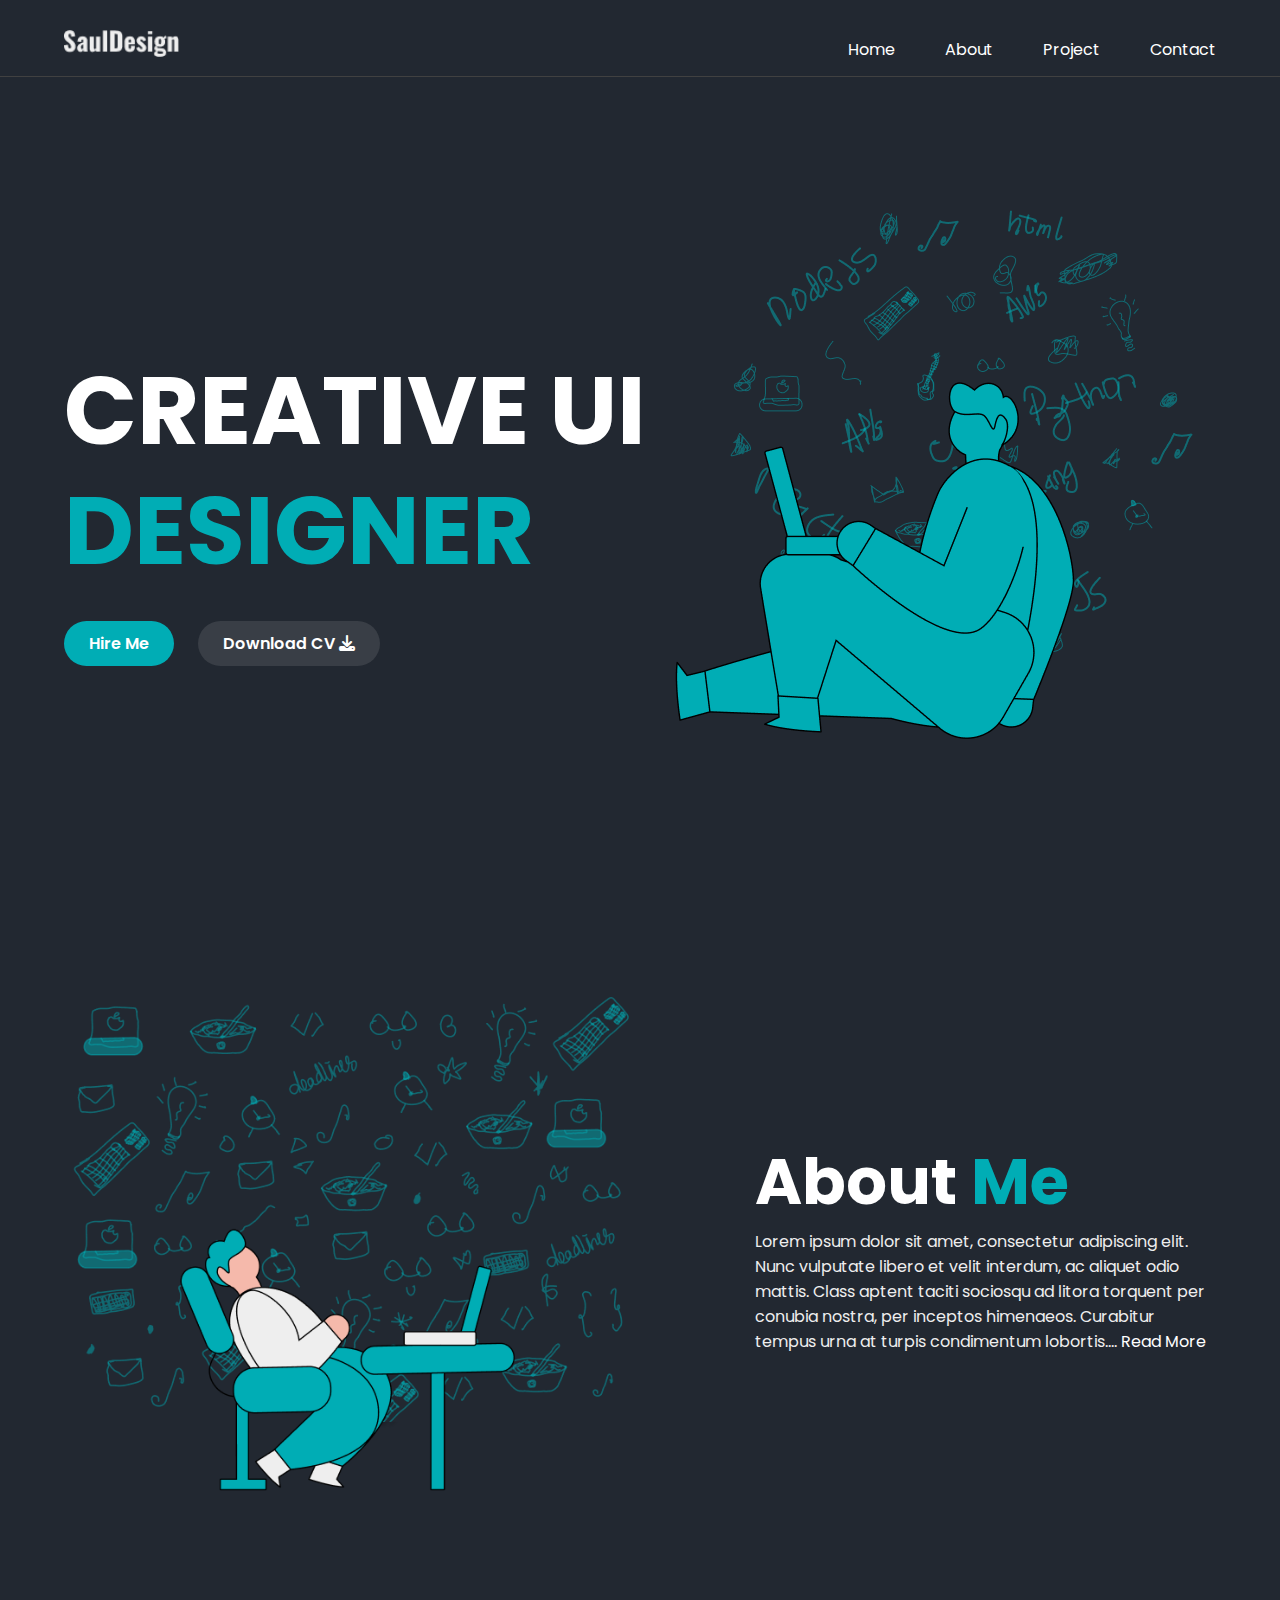
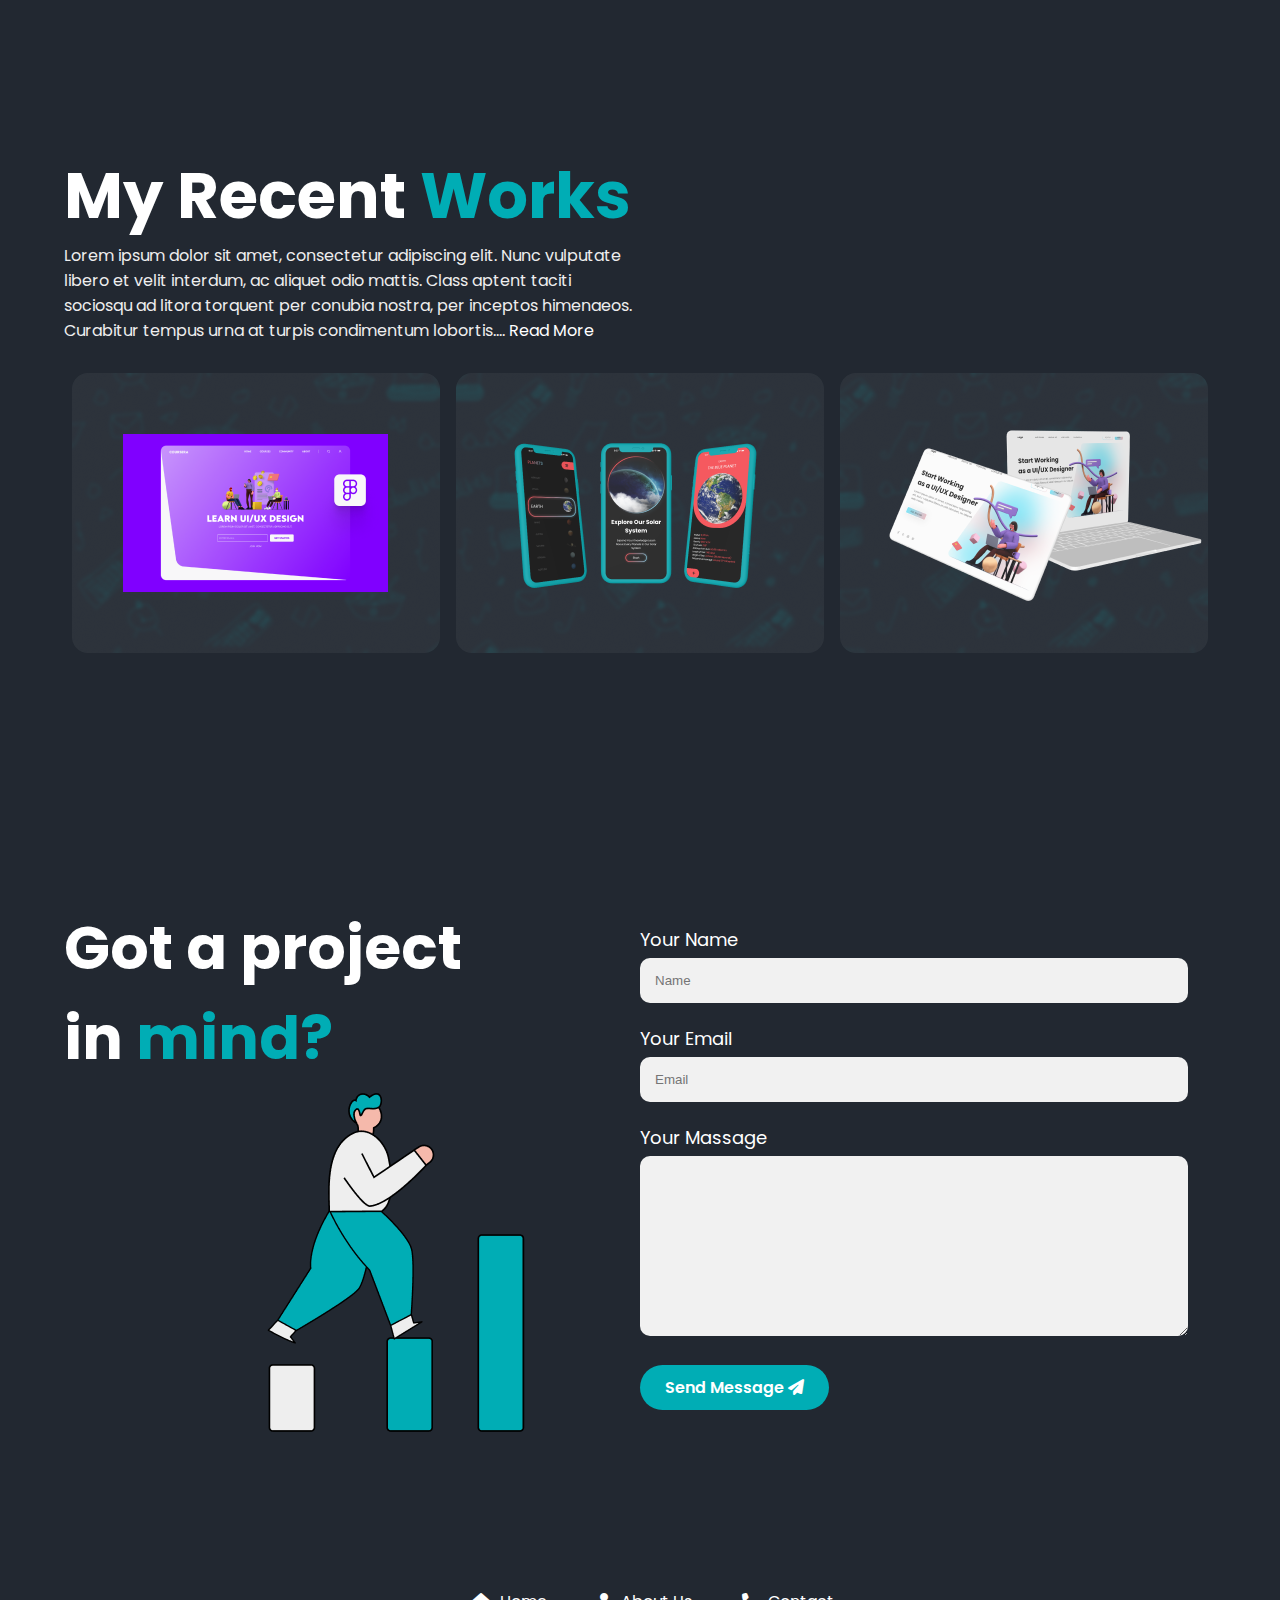
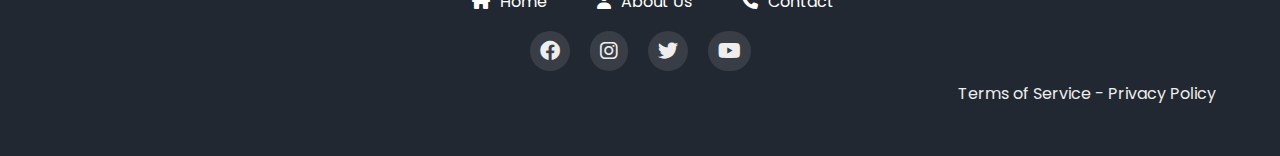
<file: index.html>
<!DOCTYPE html>
<html lang="en">
<head>
    <meta charset="UTF-8">
    <meta name="viewport" content="width=device-width, initial-scale=1.0">
    <title>Saul design</title>

    <!-- fontawesomelink -->
    <link rel="stylesheet" href="css/all.min.css">
    <!-- fontawesomelink -->

    <!-- fonts links  -->

    <link rel="preconnect" href="https://fonts.googleapis.com">
    <link rel="preconnect" href="https://fonts.gstatic.com" crossorigin>
    <link href="https://fonts.googleapis.com/css2?family=Poppins:wght@400;500;600;700;800&display=swap" rel="stylesheet">
      <!-- fonts links  -->
        
    <!-- css links  -->
    <link rel="stylesheet" href="css/style.css">
    <!-- css links  -->


</head>
<body>
    
    <!-- header start  -->
      <header>
        <div class="wrapper">
            <!-- image div  -->
            <div class="logo">
                <a href="index.html"><img src="image/SaulDesign.png" alt="desert image"></a>
            </div>
            <!-- image div  -->

            <nav class="menu">
                <ul>
                  <li><a href="index.html">Home</a></li>
                  <li><a href="about.html">About</a></li>
                  <li><a href="project.html">Project</a></li>
                  <li><a href="contact.html">Contact</a></li>
                
                </ul>
            </nav>

        </div>
    </header>

    <!-- header start  -->

    <!-- banner start  -->

    <section id="home" class="banner">

      <div class="wrapper">

        <div class="content">

          <div class="b-content">
            <h1>CREATIVE UI <span>DESIGNER</span> </h1>
            <div class="button">
              <button class="btn1">Hire Me </button>
              <button class="btn2">Download CV <i class="fa-solid fa-download"></i></button>

            </div>
          </div>

          <div class="b-content1">

            <div class="b-img">
              <img src="image/Group 2376.png" alt="">
            </div>

          </div>

        </div>
         


      
      </div>

    </section>

    <!-- banner end  -->

    <!-- about start  -->

    <section id="about" class="about">

      <div class="wrapper">

        <div class="content">


          <div class="a-content1">

            <div class="a-img">
              <img src="image/Group 2375.png" alt="">
            </div>

          </div>

          <div class="a-content">
            <h2>About <span>Me</span> </h2>
            <p>Lorem ipsum dolor sit amet, consectetur adipiscing elit.
               Nunc vulputate libero et velit interdum, ac aliquet odio mattis. Class aptent taciti sociosqu ad litora torquent per conubia nostra, per inceptos himenaeos. Curabitur tempus urna at turpis condimentum lobortis.... <a href="#">Read More</a> </p>

          </div>
          

        </div>
         
      </div>

      
      </div>

    </section>

    <!-- about end  -->

    <!-- project Start  -->

    <div id="project" class="project">
      
      <div class="wrapper">

        <div class="p-con a-content">
          <h2>My Recent <span>Works</span> </h2>
          <p>Lorem ipsum dolor sit amet, consectetur adipiscing elit.
             Nunc vulputate libero et velit interdum, ac aliquet odio mattis. Class aptent taciti sociosqu ad litora torquent per conubia nostra, per inceptos himenaeos. Curabitur tempus urna at turpis condimentum lobortis.... <a href="#">Read More</a> </p>

        </div>

        <div class="p-img">
          <img src="image/Frame 10.png" alt="">
          <img src="image/Frame 10 (1).png" alt="">
          <img src="image/Frame 11.png" alt="">
        </div>

      </div>

    </div>
    <!-- project End  -->

    <!-- contact section start -->

    <div id="contact" class="contact">
      <div class="wrapper">

        <div class="contactbox">
           
          <div class="c-content a-content">
            <h2>Got a project in <span>mind?</span> </h2>
            <img src="image/Group 2372.png" alt="">
          </div>

          <div class="formbox">

            <label for="name">Your Name</label>
            <input type="text" placeholder="Name" name="" id="">

            <label for="email">Your Email</label>
            <input type="email" placeholder="Email" name="email" required><br>

            <label for="text">Your Massage</label>
            <textarea name="text" id="" cols="50" rows="10"></textarea>



            <button class="c-btn">Send Message <i class="fa-solid fa-paper-plane"></i></button>
        

          </div>

        </div>

      </div>
    </div>

    <!-- contact section start -->

    <!-- footer section start -->

    <footer>

      <div class="wrapper">


          <div class="menuicon menu">

            <ul >
              <li><a href="#"><i class="fa-solid fa-house"></i>Home</a></li>
              <li><a href="#"><i class="fa-solid fa-user"></i>About Us</a></li>
              <li><a href="#"><i class="fa-solid fa-phone"></i>Contact</a></li>
            </ul>
          </div>
          
          <div class="icon">
            <i class="fa-brands fa-facebook"></i>
            <i class="fa-brands fa-instagram"></i>
            <i class="fa-brands fa-twitter"></i>
            <i class="fa-brands fa-youtube"></i>
          </div>

          <p>Terms of Service - Privacy Policy</p>
      </div>

    </footer>

    <!-- footer section end -->



    
</body>

</html>
</file>
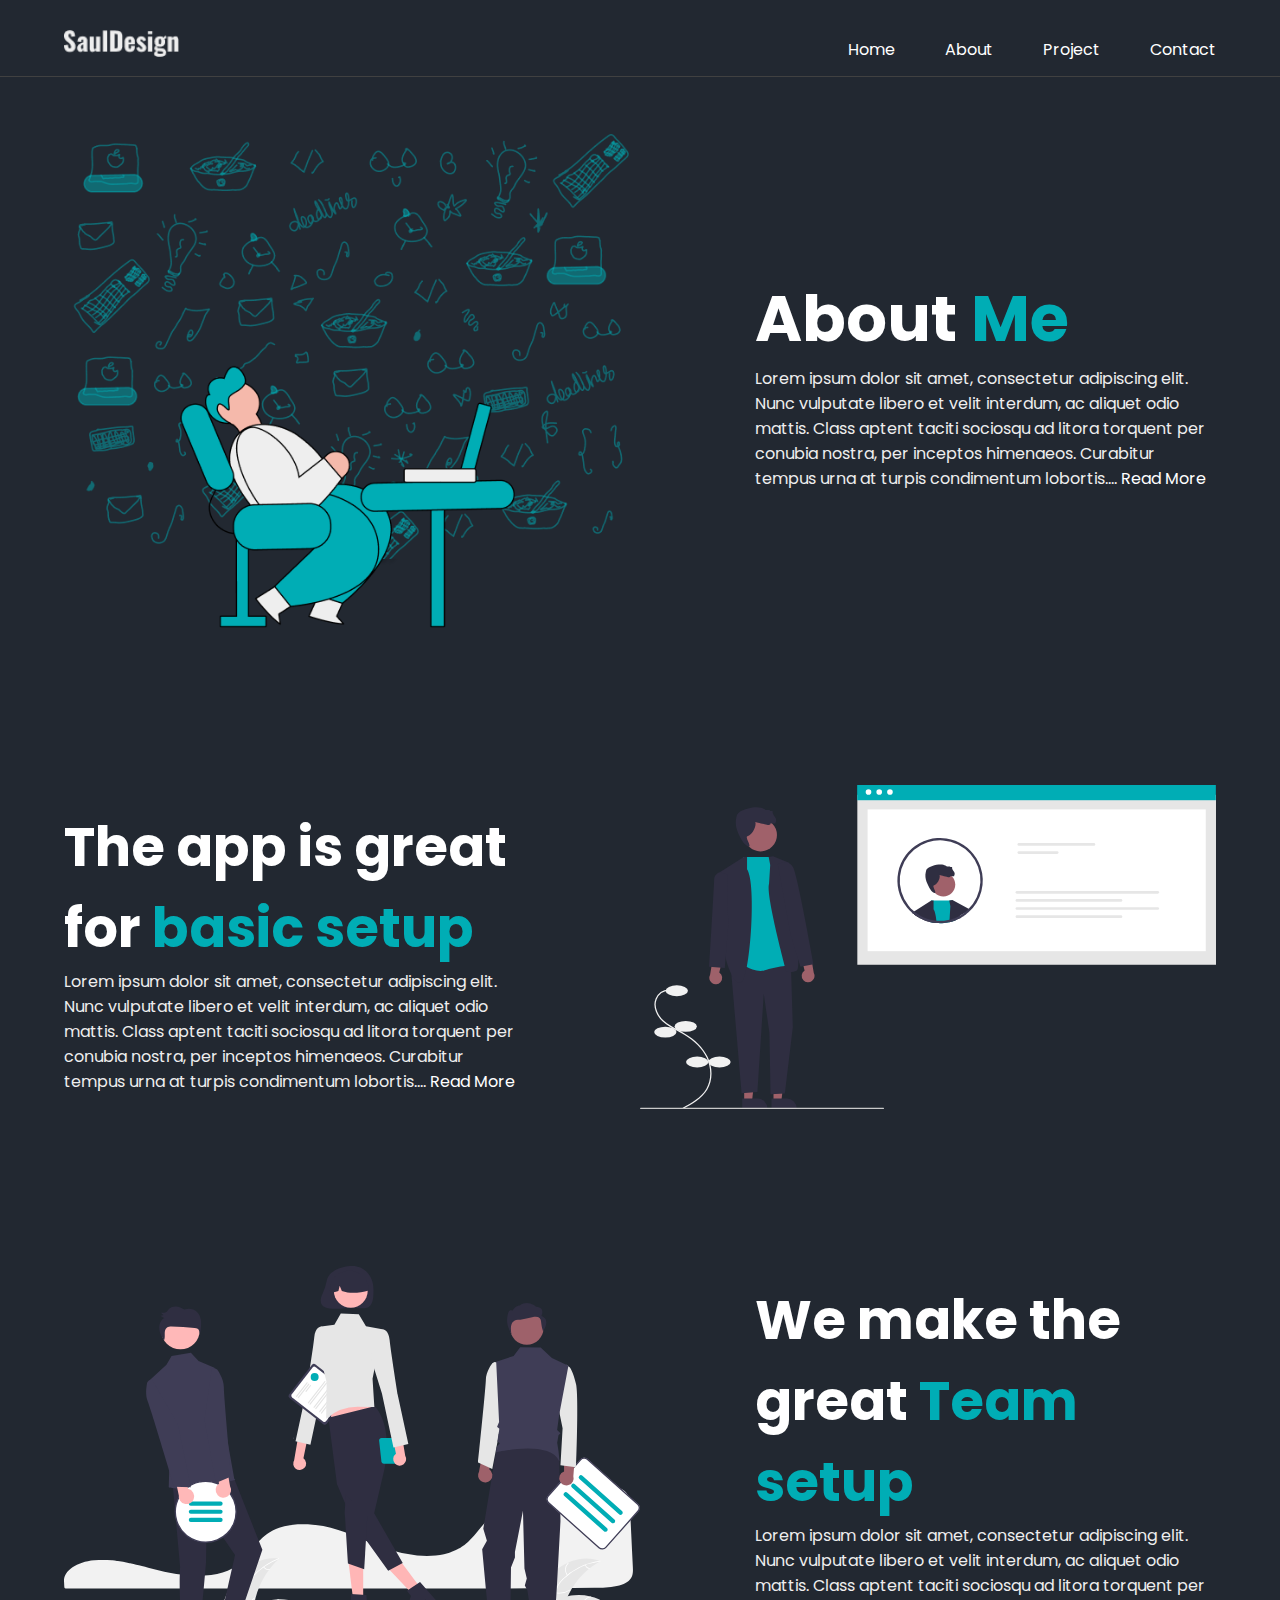
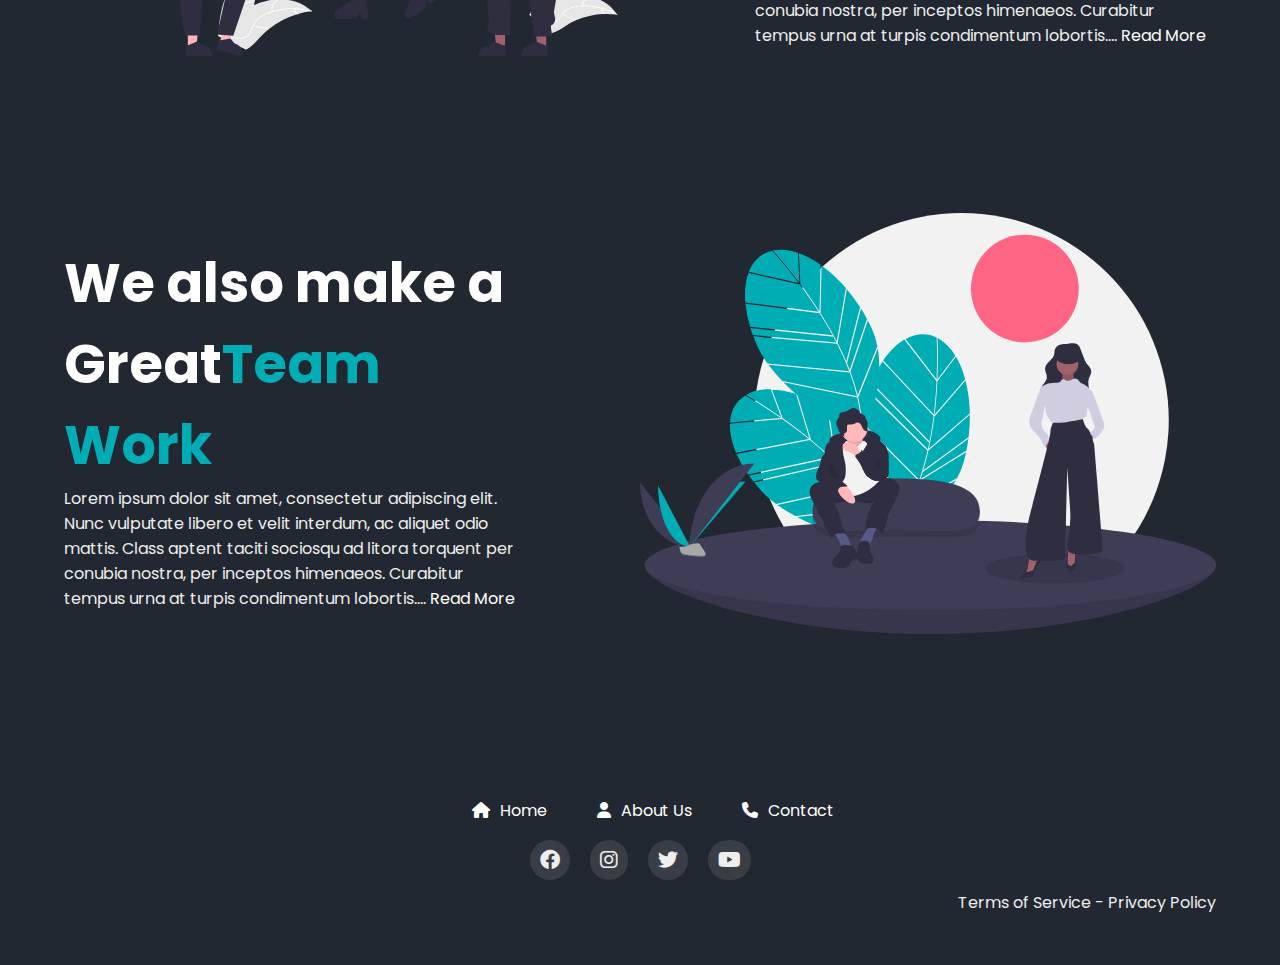
<file: about.html>
<!DOCTYPE html>
<html lang="en">
<head>
    <meta charset="UTF-8">
    <meta name="viewport" content="width=device-width, initial-scale=1.0">
    <title>Saul design</title>

    <!-- fontawesomelink -->
    <link rel="stylesheet" href="css/all.min.css">
    <!-- fontawesomelink -->

    <!-- fonts links  -->

    <link rel="preconnect" href="https://fonts.googleapis.com">
    <link rel="preconnect" href="https://fonts.gstatic.com" crossorigin>
    <link href="https://fonts.googleapis.com/css2?family=Poppins:wght@400;500;600;700;800&display=swap" rel="stylesheet">
    <!-- fonts links  -->
        
    <!-- css links  -->
    <link rel="stylesheet" href="css/style.css">
    <!-- css links  -->


</head>
<body>
    
    <!-- header start  -->
      <header>
        <div class="wrapper">
            <!-- image div  -->
            <div class="logo">
              <a href="index.html"><img src="image/SaulDesign.png" alt="desert image"></a>
          </div>
            <!-- image div  -->

            <nav class="menu">
                <ul>
                    <li><a href="index.html">Home</a></li>
                    <li><a href="about.html">About</a></li>
                    <li><a href="project.html">Project</a></li>
                    <li><a href="contact.html">Contact</a></li>
                
                </ul>
            </nav>

        </div>
    </header>

    <!-- header end  -->

    <!-- about start  -->

      <section id="about" class="about">

          <div class="wrapper">
    
            <div class="content">
    
    
              <div class="a-content1">
    
                <div class="a-img">
                  <img src="image/Group 2375.png" alt="">
                </div>
    
              </div>
    
              <div class="a-content">
                <h2>About <span>Me</span> </h2>
                <p>Lorem ipsum dolor sit amet, consectetur adipiscing elit.
                   Nunc vulputate libero et velit interdum, ac aliquet odio mattis. Class aptent taciti sociosqu ad litora torquent per conubia nostra, per inceptos himenaeos. Curabitur tempus urna at turpis condimentum lobortis.... <a href="#">Read More</a> </p>
    
              </div>
              
    
            </div>
             
          </div>
    
          
          </div>
    
      </section>
    
    <!-- about end  -->

    <!-- about page start  -->
      <section id="about" class="about">

          <div class="wrapper">
    
            <div class="content">
    
    

    
              <div class="a-content about-content">
                <h2>The app is great for <span>basic setup</span> </h2>
                <p>Lorem ipsum dolor sit amet, consectetur adipiscing elit.
                   Nunc vulputate libero et velit interdum, ac aliquet odio mattis. Class aptent taciti sociosqu ad litora torquent per conubia nostra, per inceptos himenaeos. Curabitur tempus urna at turpis condimentum lobortis.... <a href="#">Read More</a> </p>
    
              </div>

              <div class="a-content1">
    
                <div class="about-img">
                  <img src="image/about/undraw_profile_re_4a55.svg" alt="">
                </div>
    
              </div>
              
    
            </div>
             
          </div>
    
          
          </div>
    
      </section>

      <section id="about" class="about">

          <div class="wrapper">
    
            <div class="content">
    
    
              <div class="a-content1">
    
                <div class="about-img">
                  <img src="image/about/undraw_team_spirit_re_yl1v.svg" alt="">
                </div>
    
              </div>
    
              <div class="a-content about-content">
                <h2>We make the great <span>Team setup</span> </h2>
                <p>Lorem ipsum dolor sit amet, consectetur adipiscing elit.
                   Nunc vulputate libero et velit interdum, ac aliquet odio mattis. Class aptent taciti sociosqu ad litora torquent per conubia nostra, per inceptos himenaeos. Curabitur tempus urna at turpis condimentum lobortis.... <a href="#">Read More</a> </p>
    
              </div>


              
    
            </div>
             
          </div>
    
          
          </div>
    
      </section>

      <section id="about" class="about">

          <div class="wrapper">
    
            <div class="content">
    
    

    
              <div class="a-content about-content">
                <h2>We also make a Great<span>Team Work</span> </h2>
                <p>Lorem ipsum dolor sit amet, consectetur adipiscing elit.
                   Nunc vulputate libero et velit interdum, ac aliquet odio mattis. Class aptent taciti sociosqu ad litora torquent per conubia nostra, per inceptos himenaeos. Curabitur tempus urna at turpis condimentum lobortis.... <a href="#">Read More</a> </p>
    
              </div>

              <div class="a-content1">
    
                <div class="about-img">
                  <img src="image/about/undraw_team_work_k-80-m.svg" alt="">
                </div>
    
              </div>
              
    
            </div>
             
          </div>
    
          
          </div>
    
      </section>
    <!-- about page start  -->


    <!-- footer section end -->

    <footer>

      <div class="wrapper">


          <div class="menuicon menu">

            <ul >
              <li><a href="#"><i class="fa-solid fa-house"></i>Home</a></li>
              <li><a href="#"><i class="fa-solid fa-user"></i>About Us</a></li>
              <li><a href="#"><i class="fa-solid fa-phone"></i>Contact</a></li>
            </ul>
          </div>
          
          <div class="icon">
            <i class="fa-brands fa-facebook"></i>
            <i class="fa-brands fa-instagram"></i>
            <i class="fa-brands fa-twitter"></i>
            <i class="fa-brands fa-youtube"></i>
          </div>

          <p>Terms of Service - Privacy Policy</p>
      </div>

    </footer>

    <!-- footer section end -->



    
</body>

</html>
</file>
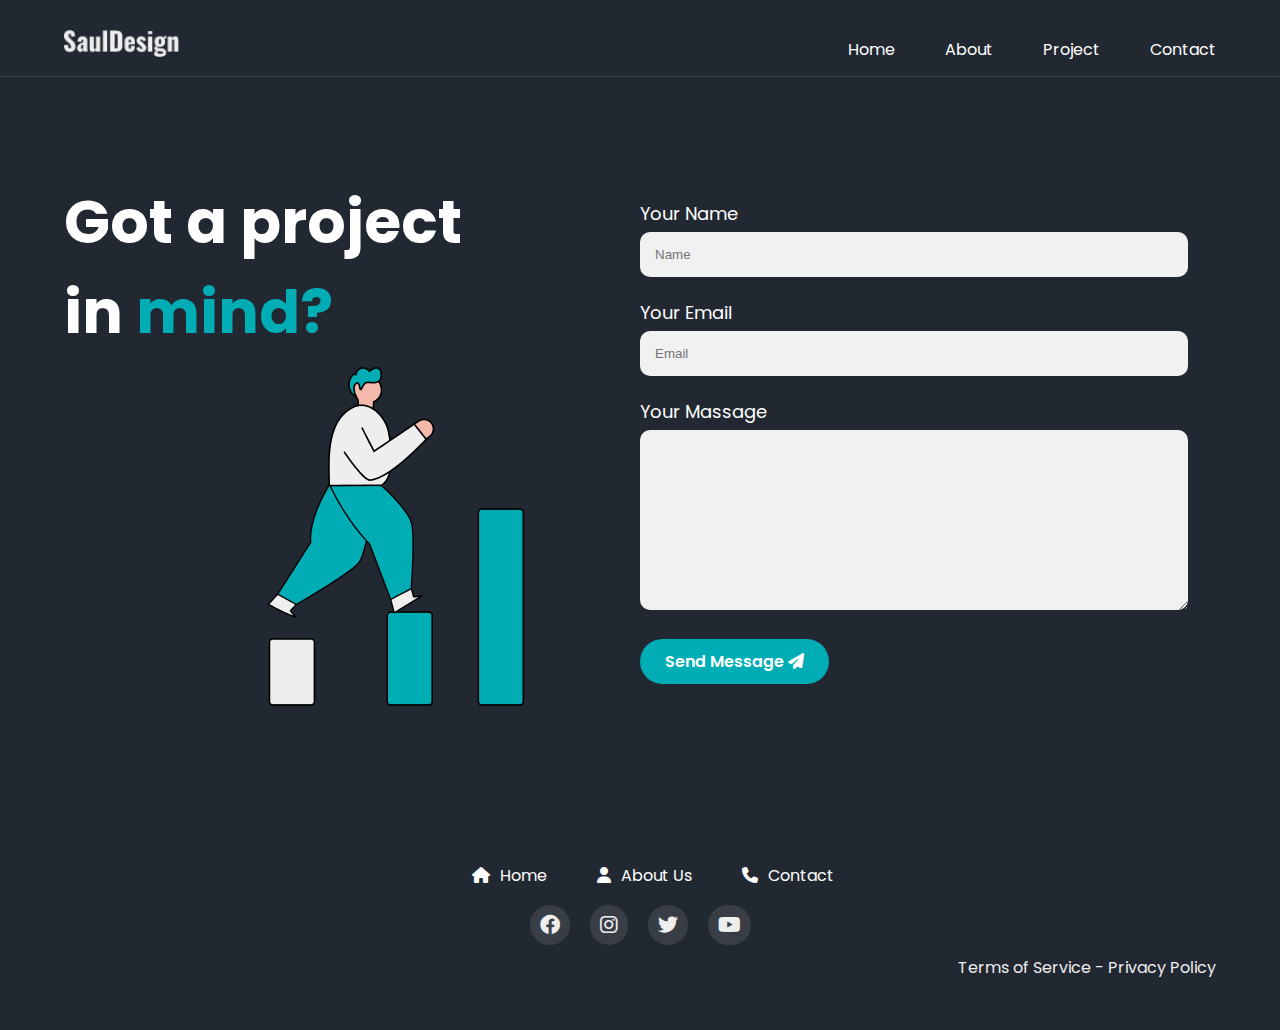
<file: contact.html>
<!DOCTYPE html>
<html lang="en">
<head>
    <meta charset="UTF-8">
    <meta name="viewport" content="width=device-width, initial-scale=1.0">
    <title>Saul design</title>

    <!-- fontawesomelink -->
    <link rel="stylesheet" href="css/all.min.css">
    <!-- fontawesomelink -->

    <!-- fonts links  -->
    <link rel="preconnect" href="https://fonts.googleapis.com">
    <link rel="preconnect" href="https://fonts.gstatic.com" crossorigin>
    <link href="https://fonts.googleapis.com/css2?family=Poppins:wght@400;500;600;700;800&display=swap" rel="stylesheet">
    <!-- fonts links  -->
        
    <!-- css links  -->
    <link rel="stylesheet" href="css/style.css">
    <!-- css links  -->


</head>
<body>
    
    <!-- header start  -->
    <header>
        <div class="wrapper">
            <!-- image div  -->
            <div class="logo">
              <a href="index.html"><img src="image/SaulDesign.png" alt="desert image"></a>
            </div>
            <!-- image div  -->

            <nav class="menu">
                <ul>
                  <li><a href="index.html">Home</a></li>
                  <li><a href="about.html">About</a></li>
                  <li><a href="project.html">Project</a></li>
                  <li><a href="contact.html">Contact</a></li>
                
                </ul>
            </nav>

        </div>
    </header>

    <!-- header start  -->


    <!-- contact page  -->

    <div id="contact" class="contact">
  <div class="wrapper">

    <div class="contactbox">
       
      <div class="c-content a-content">
        <h2>Got a project in <span>mind?</span> </h2>
        <img src="image/Group 2372.png" alt="">
      </div>

      <div class="formbox">

        <label for="name">Your Name</label>
        <input type="text" placeholder="Name" name="" id="">

        <label for="email">Your Email</label>
        <input type="email" placeholder="Email" name="email" required><br>

        <label for="text">Your Massage</label>
        <textarea name="text" id="" cols="50" rows="10"></textarea>



        <button class="c-btn">Send Message <i class="fa-solid fa-paper-plane"></i></button>
    

      </div>

    </div>

  </div>
    </div>

    <!-- contact page  -->

    <!-- footer section start -->

    <footer>

      <div class="wrapper">


          <div class="menuicon menu">

            <ul >
              <li><a href="#"><i class="fa-solid fa-house"></i>Home</a></li>
              <li><a href="#"><i class="fa-solid fa-user"></i>About Us</a></li>
              <li><a href="#"><i class="fa-solid fa-phone"></i>Contact</a></li>
            </ul>
          </div>
          
          <div class="icon">
            <i class="fa-brands fa-facebook"></i>
            <i class="fa-brands fa-instagram"></i>
            <i class="fa-brands fa-twitter"></i>
            <i class="fa-brands fa-youtube"></i>
          </div>

          <p>Terms of Service - Privacy Policy</p>
      </div>

    </footer>

    <!-- footer section end -->



    
</body>

</html>
</file>
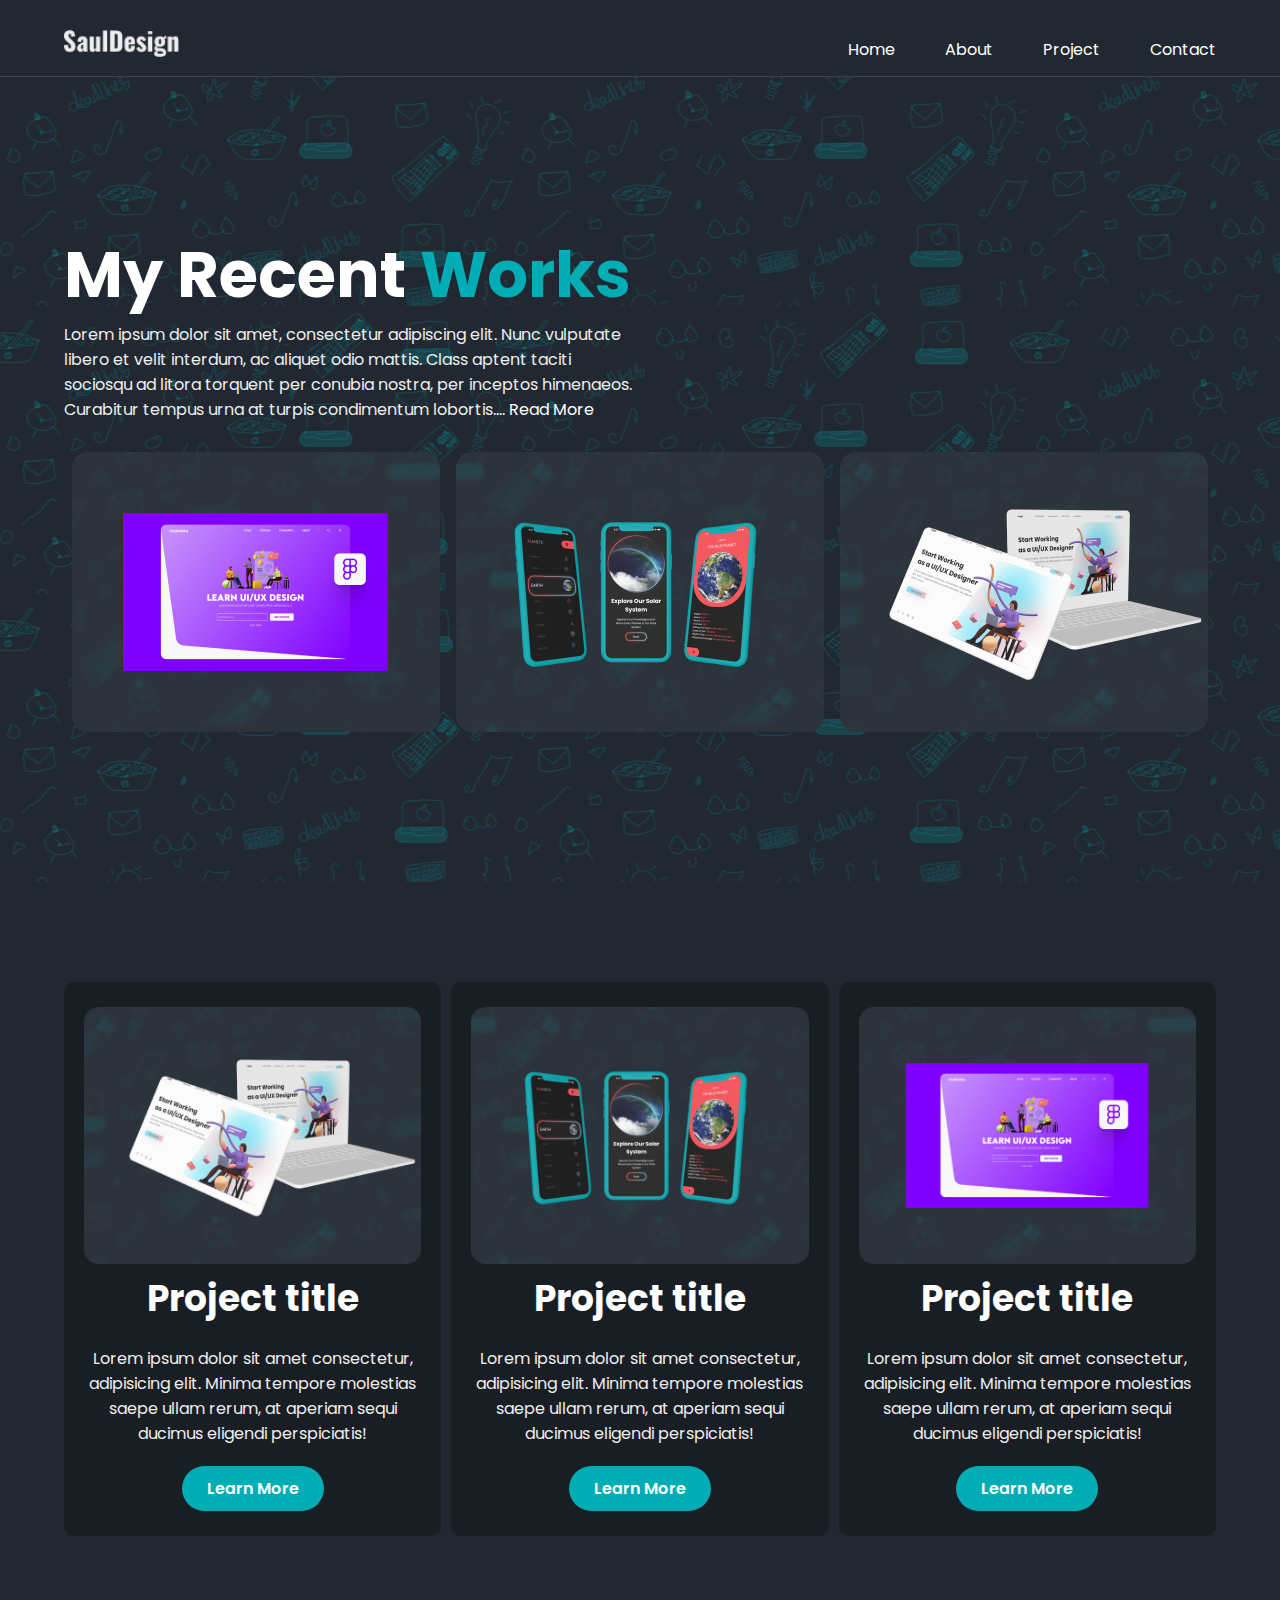
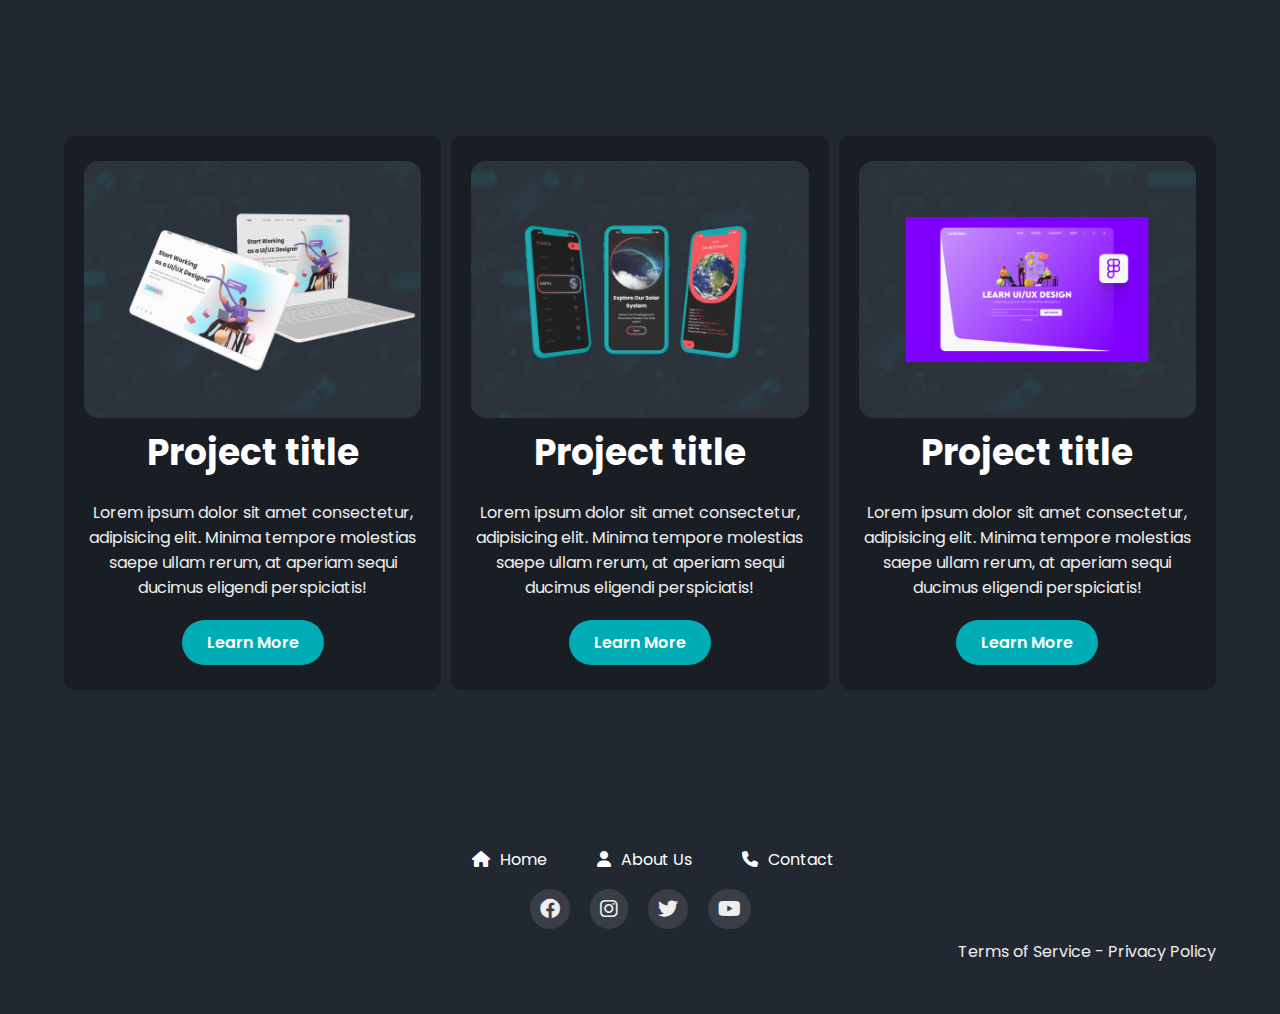
<file: project.html>
<!DOCTYPE html>
<html lang="en">
<head>
    <meta charset="UTF-8">
    <meta name="viewport" content="width=device-width, initial-scale=1.0">
    <title>Saul design</title>

    <!-- fontawesomelink -->
    <link rel="stylesheet" href="css/all.min.css">
    <!-- fontawesomelink -->

    <!-- fonts links  -->

    <link rel="preconnect" href="https://fonts.googleapis.com">
    <link rel="preconnect" href="https://fonts.gstatic.com" crossorigin>
    <link href="https://fonts.googleapis.com/css2?family=Poppins:wght@400;500;600;700;800&display=swap" rel="stylesheet">
        <!-- fonts links  -->

    <!-- css links  -->
    <link rel="stylesheet" href="css/style.css">
    <!-- css links  -->


</head>
<body>
    
    <!-- header start  -->
      <header>
        <div class="wrapper">
            <!-- image div  -->
            <div class="logo">
              <a href="index.html"><img src="image/SaulDesign.png" alt="desert image"></a>
            </div>
            <!-- image div  -->

            <nav class="menu">
                <ul>
                  <li><a href="index.html">Home</a></li>
                  <li><a href="about.html">About</a></li>
                  <li><a href="project.html">Project</a></li>
                  <li><a href="contact.html">Contact</a></li>
                
                </ul>
            </nav>

        </div>
    </header>

    <!-- header end  -->

    <!-- project Start  -->

    <div id="project" class="project">
      
      <div class="wrapper">

        <div class="p-con a-content">
          <h2>My Recent <span>Works</span> </h2>
          <p>Lorem ipsum dolor sit amet, consectetur adipiscing elit.
             Nunc vulputate libero et velit interdum, ac aliquet odio mattis. Class aptent taciti sociosqu ad litora torquent per conubia nostra, per inceptos himenaeos. Curabitur tempus urna at turpis condimentum lobortis.... <a href="#">Read More</a> </p>

        </div>

        <div class="p-img">
          <img src="image/Frame 10.png" alt="">
          <img src="image/Frame 10 (1).png" alt="">
          <img src="image/Frame 11.png" alt="">
        </div>

      </div>

    </div>
    <!-- project End  -->

    <!-- .project page  -->

    <div class="projectpage">
      <div class="wrapper">

        <div class="box-content">

          <div class="box1">
            <img src="image/Frame 11.png" alt="">
            <h3>Project title</h3>
            <p>Lorem ipsum dolor sit amet consectetur, adipisicing elit. Minima tempore molestias saepe ullam rerum, 
              at aperiam sequi ducimus eligendi perspiciatis!</p>
            <button class="learn-more c-btn">Learn More</button>
          </div>

          <div class="box1">
            <img src="image/Frame 10 (1).png" alt="">
            <h3>Project title</h3>
            <p>Lorem ipsum dolor sit amet consectetur, adipisicing elit. Minima tempore molestias saepe ullam rerum, 
              at aperiam sequi ducimus eligendi perspiciatis!</p>
            <button class="learn-more c-btn">Learn More</button>
          </div>

                    <div class="box1">
            <img src="image/Frame 10.png" alt="">
            <h3>Project title</h3>
            <p>Lorem ipsum dolor sit amet consectetur, adipisicing elit. Minima tempore molestias saepe ullam rerum, 
              at aperiam sequi ducimus eligendi perspiciatis!</p>
            <button class="learn-more c-btn">Learn More</button>
          </div>

          

        </div>

        

        


      </div>
    </div>

    <div class="projectpage">
      <div class="wrapper">

        <div class="box-content">

          <div class="box1">
            <img src="image/Frame 11.png" alt="">
            <h3>Project title</h3>
            <p>Lorem ipsum dolor sit amet consectetur, adipisicing elit. Minima tempore molestias saepe ullam rerum, 
              at aperiam sequi ducimus eligendi perspiciatis!</p>
            <button class="learn-more c-btn">Learn More</button>
          </div>

          <div class="box1">
            <img src="image/Frame 10 (1).png" alt="">
            <h3>Project title</h3>
            <p>Lorem ipsum dolor sit amet consectetur, adipisicing elit. Minima tempore molestias saepe ullam rerum, 
              at aperiam sequi ducimus eligendi perspiciatis!</p>
            <button class="learn-more c-btn">Learn More</button>
          </div>

                    <div class="box1">
            <img src="image/Frame 10.png" alt="">
            <h3>Project title</h3>
            <p>Lorem ipsum dolor sit amet consectetur, adipisicing elit. Minima tempore molestias saepe ullam rerum, 
              at aperiam sequi ducimus eligendi perspiciatis!</p>
            <button class="learn-more c-btn">Learn More</button>
          </div>

          

        </div>

        

        


      </div>
    </div>

    <!-- .project page  -->

    <!-- footer section start -->

    <footer>

      <div class="wrapper">


          <div class="menuicon menu">

            <ul >
              <li><a href="#"><i class="fa-solid fa-house"></i>Home</a></li>
              <li><a href="#"><i class="fa-solid fa-user"></i>About Us</a></li>
              <li><a href="#"><i class="fa-solid fa-phone"></i>Contact</a></li>
            </ul>
          </div>
          
          <div class="icon">
            <i class="fa-brands fa-facebook"></i>
            <i class="fa-brands fa-instagram"></i>
            <i class="fa-brands fa-twitter"></i>
            <i class="fa-brands fa-youtube"></i>
          </div>

          <p>Terms of Service - Privacy Policy</p>
      </div>

    </footer>

    <!-- footer section end -->



    
</body>

</html>
</file>
<file: css/style.css>
:root{

  --primary-color:#00ADB5;
  --secendary-color: #222831;
}

*{

  margin: 0;
  padding: 0;
}
body{

  font-family: 'Poppins', sans-serif;
  font-size: 16px;
  font-weight: 400;
  background-color: var(--secendary-color);

}
/* common end  */

/* header start  */
  header {


      padding: 30px 0 7px;
      border-bottom: 1px solid #414141;
  }

  .wrapper{

      overflow: hidden;
      width: 90%;
      margin: 0 auto;
      /* border: 1px solid var(--primarycolorblue); */
  }

  .logo{

      width: 10%;
      float: left;
      /* border: 1px solid green; */
  }

  .logo img{

      width: 100%;
  }

  .menu{
    
      width: 45%;
      float: right;
      /* border: 1px solid green;     */
  }

  .menu ul{

      float: right;
  }

  .menu ul li{

      list-style: none;
      float: left;
  }

  .menu ul li a{

      color: white;
      text-decoration: none;
      margin: 7px 25px;
      display: inline-block;
      transition: .3s;
  }

  .menu ul li a:hover{
    color: var(--primary-color);
  }
  .menu ul li:first-child a:active{

    color: #00ADB5;
}
  .menu ul li:last-child a{

      margin-right: 0;
  }


/* header end  */


/* banner section start  */
.banner{

  padding: 100px 0;
}


.content{


}

.b-content{

  width: 60%;
  float: left;
}

.b-content1{

  float: right;
  width: 47%;


}
.b-content h1{

  font-size: 96px;
  line-height: 120px;
  color: white;
}
.b-content h1 span{

  color: #00adb5 ;
}


.b-content button{

  font-family: 'Poppins', sans-serif;
  font-size: 16px;
  font-weight: 600;
  border: none;
  border-radius: 30px;
  padding: 10px 25px;
  background-color: #00ADB5;
  transition: .3s;
  color: white;
  
}
.button{

  margin-top: 30px;
}
.btn1{

  margin-right: 20px;
}

.btn1:hover{

  background-color: #393E46;
  color: white;
  
}

.btn2{

  background-color: #393E46 !important;
  transition: .3s;
}
.btn2:hover{

  background-color: #00ADB5 !important;
  color: white;
}

/* banner section end  */


/* about section end*/

.about{

  padding: 50px 0px 100px;
}
.content{

  display: flex;
  justify-content: space-between;
  align-items: center;
  
}
.a-content{

  width: 40%;


}
.a-content1{

  width: 50%;

}

.a-img{

  width: 100%;
}
.a-img img{

  width: 100%;
}

.a-content h2{

  font-size: 64px;
  color: white;
}

.a-content span{


  color: var(--primary-color);
}
.a-content p{

  color: #EEEEEE;
}
.a-content a{

  color: white;
  text-decoration: none;
}

/* about section end */


/* project section start  */


.project{

  padding: 150px 0;
  background-image: url(../image/doodle\ items.png);
  background-size: auto;
  background-position: center;
  background-attachment: fixed;
}
.p-con{

  width: 50%;
  
}


.p-img{

  margin-top: 30px;
  width: 100%;
  display: flex;
  justify-content: space-around;

}

.p-img img{

  width: 32%;
}
.p-img img:hover{


}
/* project section end  */


/* contact section start  */

.contact{

  padding: 100px 0;
}
.c-content{

  width: 40%;

}
.c-content h2{

  font-size: 60px;
}
.c-content img{

  float: right;
}
.contactbox{

  display: flex;
  justify-content: space-between;
  align-items: center;
}
.formbox{

  width: 50%;
  display: block;
  float: left;

  
}
label{

  display:block ;
  font-size: 18px;
  color: #ffffff;

}
input[type=text], input[type=email] ,textarea {
  width: 90%;
  padding: 15px;
  margin: 5px 0 22px 0;
  display: inline-block;
  border: none;
  background: #f1f1f1;
  border-radius: 10px;
}

.c-btn{

  font-family: 'Poppins', sans-serif;
  font-size: 16px;
  font-weight: 600;
  border: none;
  border-radius: 30px;
  padding: 10px 25px;
  background-color: #00ADB5;
  color: white;
  transition: .3s;
}

.c-btn:hover{

  background-color: #393E46;
  color: white;
}
/* contact section end  */


/* footer start  */

footer{

  padding: 50px 0;

}

.menuicon{

  width: 100%;
  display: flex;
  justify-content: center;
}
.menuicon ul{
  float: left;
}
.menuicon ul li i{

  margin-right: 10px;
}

.icon{

  width: 100%;
  display: flex;
  justify-content: center;
}

.icon i{

  margin: 10px;
  font-size: 20px;
  padding: 10px;
  border-radius: 30px;
  background-color: #393E46;
  color: #EEEEEE;
}
.icon i:hover{

  color: #00ADB5;
  
}
footer p{

  color: #eeeeee;
  text-align: end;
}

/* footer end  */


/* about page start  */

.about-content h2{

  font-size: 54px;
}
.about-img{

  
  width: 100%;
}

.about-img img{

  width: 100%;
}

/* about page End  */



/* Project page start  */
.projectpage{

  padding: 100px 0;
}

.box-content {
  width: 100%;
  display: flex;
  justify-content: space-around;
  gap: 10px;


}
.box1{
  width: 33%;
  text-align: center;
  padding: 25px 20px;
  background-color: #00000040;
  border-radius: 10px;

}
.box1 img{

  width: 100%;
}
.box1 h3{

  font-size: 36px;
  color: white;
}

.box1 p{

  color: #EEEEEE;
  margin: 20px 0;
}

.box1 a{

  color: #f1f1f1;
  transition: .3s;
}
.box1 a:hover{

  color: #00ADB5;
  text-decoration: none;
}

/* Project page start  */
</file>
